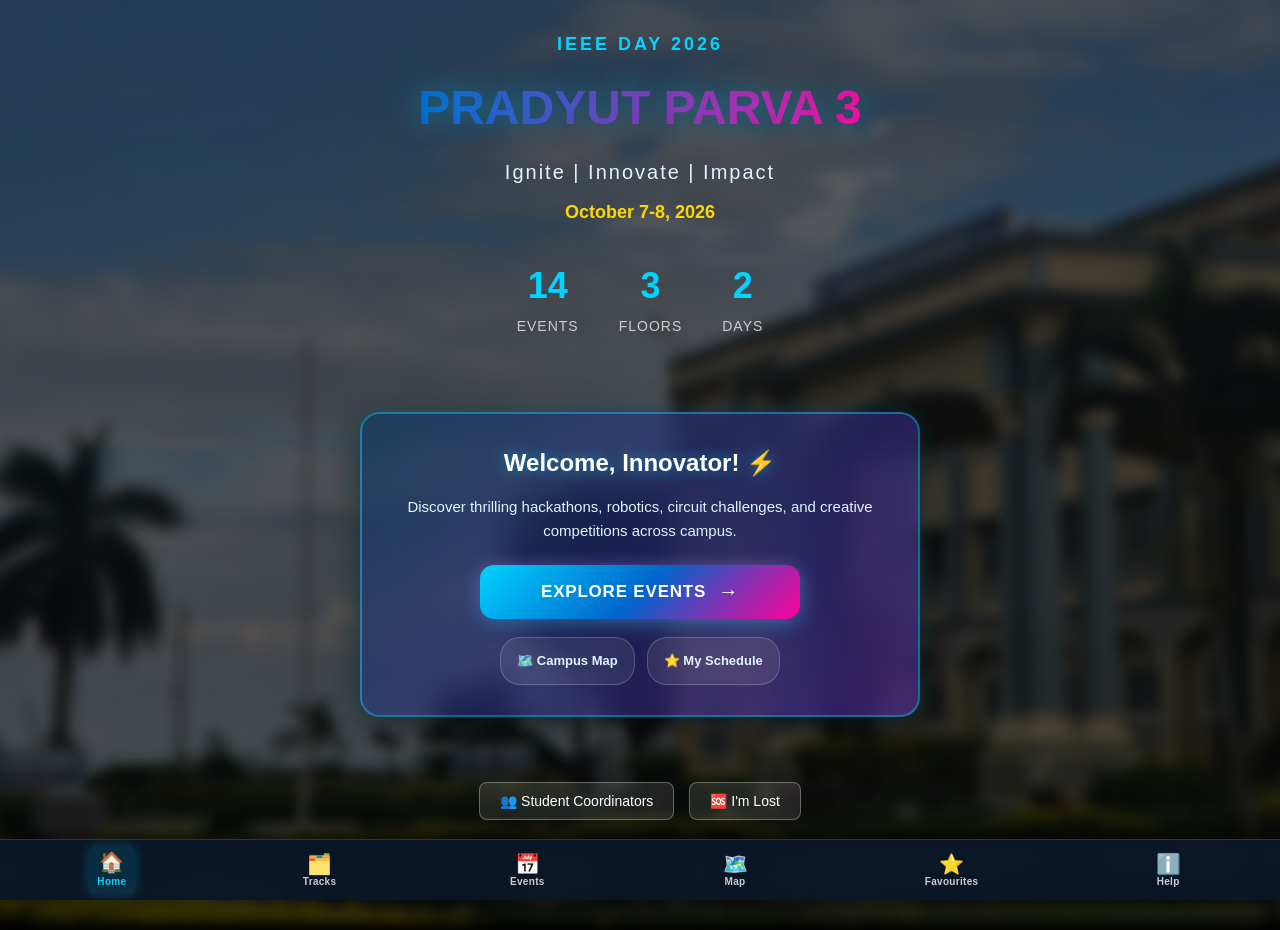
<file: index.html>
<!DOCTYPE html>
<html lang="en">
<head>
    <meta charset="UTF-8">
    <meta name="viewport" content="width=device-width, initial-scale=1.0, maximum-scale=5.0, user-scalable=yes">
    <meta name="description" content="IEEE Day 2026 - Pradyut Parva 3 Event Navigation">
    <meta name="theme-color" content="#0A1628">
    <title>IEEE Day 2026 - Pradyut Parva 3 | Event Navigation</title>
    <link rel="stylesheet" href="styles.css?v=27">
    <link rel="manifest" href="manifest.json">
</head>
<body>
    <!-- Screen 1: Welcome / Greeting Screen -->
    <div id="welcomeScreen" class="screen active">
        <div class="hero-section">
            <div class="logo-container">
                <div class="ieee-logo">IEEE DAY 2026</div>
            </div>
            <h1 class="hero-title">
                <span class="gradient-text">PRADYUT PARVA 3</span>
            </h1>
            <p class="tagline">Ignite | Innovate | Impact</p>
            <p class="event-date">October 7-8, 2026</p>
            <div class="event-stats">
                <div class="stat-item">
                    <span class="stat-number">14</span>
                    <span class="stat-label">Events</span>
                </div>
                <div class="stat-item">
                    <span class="stat-number">3</span>
                    <span class="stat-label">Floors</span>
                </div>
                <div class="stat-item">
                    <span class="stat-number">2</span>
                    <span class="stat-label">Days</span>
                </div>
            </div>
        </div>

        <div class="greeting-cta-card">
            <div class="cta-glow"></div>
            <h2 class="greeting-heading">Welcome, Innovator! ⚡</h2>
            <p class="greeting-text">Discover thrilling hackathons, robotics, circuit challenges, and creative competitions across campus.</p>
            <button class="btn-primary btn-explore" onclick="exploreEvents()">
                <span>Explore Events</span>
                <span class="btn-icon">→</span>
            </button>
            <div class="greeting-shortcuts">
                <button class="chip-shortcut" onclick="showFullMap()">🗺️ Campus Map</button>
                <button class="chip-shortcut" onclick="showMySchedule()">⭐ My Schedule</button>
            </div>
        </div>

        <div class="quick-links">
            <button class="quick-link-btn" onclick="showHelp()">👥 Student Coordinators</button>
            <button class="quick-link-btn" onclick="showLostHelper()">🆘 I'm Lost</button>
        </div>
    </div>

    <!-- Screen 2: Category Selection ("Choose Your Event Type") -->
    <div id="categoryScreen" class="screen">
        <div class="header-bar">
            <button class="back-btn" onclick="goBack()" aria-label="Back">←</button>
            <div class="header-center-title">Event Explorer</div>
            <button class="home-btn" onclick="showScreen('welcomeScreen')" aria-label="Home">🏠</button>
        </div>

        <div class="container category-container">
            <div class="category-header-text">
                <h2 class="page-title gradient-heading">What would you like to explore?</h2>
                <p class="section-subtitle">Pick an event track to view schedules, venues, and get turn-by-turn directions</p>
            </div>

            <div class="category-cards-grid">
                <!-- Technical Category Card -->
                <div class="category-card tech-card" onclick="selectCategory('technical')">
                    <div class="category-badge-pill" id="techCountBadge">8 Events</div>
                    <div class="category-icon-wrapper">
                        <span class="category-large-icon">💻</span>
                    </div>
                    <div class="category-card-content">
                        <h3 class="category-card-title">Technical Events</h3>
                        <p class="category-card-subtext">Coding, circuits, robotics, and more</p>
                        <div class="category-tags">
                            <span>Hackathon</span>
                            <span>Robo Race</span>
                            <span>Webathon</span>
                            <span>Debugging</span>
                        </div>
                    </div>
                    <div class="category-card-action">
                        <span class="action-label">Explore Track</span>
                        <span class="action-arrow">→</span>
                    </div>
                </div>

                <!-- Non-Technical Category Card -->
                <div class="category-card nontech-card" onclick="selectCategory('non-technical')">
                    <div class="category-badge-pill" id="nontechCountBadge">6 Events</div>
                    <div class="category-icon-wrapper">
                        <span class="category-large-icon">🎭</span>
                    </div>
                    <div class="category-card-content">
                        <h3 class="category-card-title">Non-Technical Events</h3>
                        <p class="category-card-subtext">Fun, creativity, and teamwork</p>
                        <div class="category-tags">
                            <span>Treasure Hunt</span>
                            <span>Prompt War</span>
                            <span>Gaming</span>
                            <span>Photography</span>
                        </div>
                    </div>
                    <div class="category-card-action">
                        <span class="action-label">Explore Track</span>
                        <span class="action-arrow">→</span>
                    </div>
                </div>
            </div>
        </div>
    </div>

    <!-- Screen 3: Event List View -->
    <div id="eventListScreen" class="screen">
        <div class="header-bar">
            <button class="back-btn" onclick="goBack()" aria-label="Back">←</button>
            <div class="active-category-pill" onclick="showScreen('categoryScreen')">
                <span id="categoryPillIcon">💻</span>
                <span id="categoryPillText">Technical</span>
                <span class="pill-change">Switch</span>
            </div>
            <button class="home-btn" onclick="showScreen('welcomeScreen')" aria-label="Home">🏠</button>
        </div>

        <div class="container">
            <div class="location-banner-bar">
                <span id="currentLocationText">📍 Location: Not set yet</span>
                <button class="change-location-btn" onclick="changeLocation()">Change</button>
            </div>

            <div class="search-filter-bar">
                <div class="search-input-wrapper">
                    <span class="search-icon">🔍</span>
                    <input type="text" id="eventSearch" placeholder="Search events by title, room, or dept..." oninput="filterEvents()">
                    <button class="search-clear-btn" id="searchClearBtn" onclick="clearSearch()" aria-label="Clear search">✕</button>
                </div>
                <div class="filter-chips">
                    <button class="filter-chip active" data-filter="all" onclick="setFilter('all')">All</button>
                    <button class="filter-chip" data-filter="day1" onclick="setFilter('day1')">Day 1 (Oct 7)</button>
                    <button class="filter-chip" data-filter="day2" onclick="setFilter('day2')">Day 2 (Oct 8)</button>
                </div>
            </div>

            <!-- List of events -->
            <div id="categoryEventsList" class="events-container"></div>
        </div>
    </div>

    <!-- Screen 4: Event Details View -->
    <div id="eventDetailScreen" class="screen">
        <div class="header-bar">
            <button class="back-btn" onclick="goBack()" aria-label="Back">←</button>
            <div class="header-center-title">Event Details</div>
            <button class="home-btn" onclick="showScreen('welcomeScreen')" aria-label="Home">🏠</button>
        </div>

        <div class="container">
            <div id="eventDetailCard" class="event-detail-card">
                <!-- Rendered dynamically by app.js -->
            </div>
        </div>
    </div>

    <!-- Screen 5: "Where are you right now?" Location Selection Screen -->
    <div id="locationScreen" class="screen">
        <div class="header-bar">
            <button class="back-btn" onclick="goBack()" aria-label="Back">←</button>
            <div class="header-center-title">Select Location</div>
            <button class="home-btn" onclick="showScreen('welcomeScreen')" aria-label="Home">🏠</button>
        </div>

        <div class="container location-selection-container">
            <div class="location-header-text">
                <h2 class="page-title gradient-heading">Where are you right now?</h2>
                <p class="section-subtitle">
                    Select your current location so we can find the fastest route to 
                    <strong id="locationTargetEventName" class="highlight-text">your event</strong>
                </p>
            </div>

            <div class="entrance-grid">
                <button class="entrance-card" onclick="selectLocation('entrance1')">
                    <div class="entrance-icon">🚪</div>
                    <div class="entrance-info">
                        <h3>Main Entrance 1</h3>
                        <p>Front gate - Primary entrance</p>
                    </div>
                    <div class="entrance-arrow">→</div>
                </button>
                
                <button class="entrance-card" onclick="selectLocation('entrance3')">
                    <div class="entrance-icon">🚪</div>
                    <div class="entrance-info">
                        <h3>Left Side Entrance</h3>
                        <p>Entrance 3 - Physics Lab</p>
                    </div>
                    <div class="entrance-arrow">→</div>
                </button>

                <button class="entrance-card" onclick="selectLocation('entrance2')">
                    <div class="entrance-icon">🚪</div>
                    <div class="entrance-info">
                        <h3>Right Side Entrance</h3>
                        <p>Entrance 2 - Near Cafe</p>
                    </div>
                    <div class="entrance-arrow">→</div>
                </button>
                
                <button class="entrance-card" onclick="selectLocation('inside')">
                    <div class="entrance-icon">🏢</div>
                    <div class="entrance-info">
                        <h3>Already Inside</h3>
                        <p>Central Elevator / Foyer</p>
                    </div>
                    <div class="entrance-arrow">→</div>
                </button>
            </div>
        </div>
    </div>

    <!-- Screen 6: Navigation & Shortest Route Screen -->
    <div id="navigationScreen" class="screen">
        <div class="header-bar">
            <button class="back-btn" onclick="goBack()" aria-label="Back">←</button>
            <div class="event-header">
                <h2 id="navEventTitle">Event Name</h2>
                <p id="navEventLocation">Ground Floor • Seminar Hall 124</p>
            </div>
            <button class="home-btn" onclick="showScreen('welcomeScreen')" aria-label="Home">🏠</button>
        </div>

        <div class="container">
            <div class="location-info-card">
                <div class="location-from">
                    <strong>📍 From:</strong>
                    <span id="navFromLocation">Main Entrance 1</span>
                    <button class="change-btn" onclick="changeLocation()">Change</button>
                </div>
                <div class="location-to">
                    <strong>🎯 Destination:</strong>
                    <span id="navToLocation">Seminar Hall 124</span>
                </div>
            </div>

            <!-- Route Stats Card -->
            <div class="route-metrics-card">
                <div class="route-stat">
                    <span class="route-icon">⏱️</span>
                    <span id="routeDuration" class="stat-highlight">About 2 min walk</span>
                </div>
                <div class="route-stat">
                    <span class="route-icon">📏</span>
                    <span id="routeDistance">45 meters</span>
                </div>
                <div class="route-stat">
                    <span class="route-icon" id="routeMethodIcon">🚀</span>
                    <span id="routeMethod">Fastest Route</span>
                </div>
            </div>

            <!-- Accessibility Option -->
            <div class="accessibility-card">
                <label class="accessibility-label">
                    <input type="checkbox" id="avoidStairsToggle" onchange="toggleAvoidStairs()">
                    <span class="toggle-slider"></span>
                    <span class="accessibility-text">♿ Avoid Stairs (Use Elevator)</span>
                </label>
            </div>

            <!-- Multi-Floor Interactive Map -->
            <div class="map-container">
                <div class="floor-tabs-bar">
                    <div class="floor-tabs">
                        <button class="floor-tab active" id="floorTab0" onclick="switchFloor(0)">
                            Ground Floor <span class="tab-dot" id="dotFloor0"></span>
                        </button>
                        <button class="floor-tab" id="floorTab1" onclick="switchFloor(1)">
                            1st Floor <span class="tab-dot" id="dotFloor1"></span>
                        </button>
                        <button class="floor-tab" id="floorTab2" onclick="switchFloor(2)">
                            2nd Floor <span class="tab-dot" id="dotFloor2"></span>
                        </button>
                    </div>
                    <div class="map-zoom-controls">
                        <button class="zoom-btn" onclick="zoomMap(1.2)" aria-label="Zoom in">+</button>
                        <button class="zoom-btn" onclick="zoomMap(0.8)" aria-label="Zoom out">−</button>
                        <button class="zoom-btn" onclick="resetMapZoom()" aria-label="Reset zoom">⟲</button>
                    </div>
                </div>

                <div id="interactiveMapWrapper" class="interactive-map-wrapper">
                    <div id="interactiveMap" class="interactive-map">
                        <!-- SVG map rendered here by app.js -->
                    </div>
                </div>

                <div class="map-legend">
                    <div class="legend-item"><span class="marker green-marker"></span> Start Entrance</div>
                    <div class="legend-item"><span class="marker pink-marker"></span> Destination Room</div>
                    <div class="legend-item"><span class="path-line"></span> Walking Route</div>
                </div>
            </div>

            <!-- Turn-by-Turn Directions -->
            <div class="directions-card">
                <h3>Step-by-Step Directions</h3>
                <div id="directionsList" class="directions-list"></div>
            </div>

            <!-- Action Buttons -->
            <div class="route-action-buttons">
                <button class="btn-primary" onclick="changeLocation()">📍 Change Location</button>
                <button class="btn-secondary" onclick="showScreen('eventListScreen')">📅 Choose Another Event</button>
                <button class="btn-secondary" onclick="toggleSaveCurrentEvent()">
                    <span id="routeFavStar">⭐</span> Save to Favourites
                </button>
                <button class="btn-secondary" onclick="shareRoute()">📱 Share Route</button>
                <button class="btn-secondary" onclick="callCoordinator()">📞 Call Coordinator</button>
            </div>
        </div>
    </div>


    <!-- Student Coordinators Modal -->
    <div id="helpModal" class="modal">
        <div class="modal-content">
            <div class="modal-header">
                <h2>👥 Student Coordinators</h2>
                <button class="close-btn" onclick="closeModal('helpModal')">×</button>
            </div>
            <div class="modal-body">
                <div class="coordinator-section">
                    <p style="color: var(--text-muted); font-size: 13px; margin-bottom: 14px;">Feel free to contact our student coordinators for any event queries or guidance.</p>
                    <div class="contact-list">
                        <div class="contact-item">
                            <span>Mr. Santosh (ECE)</span>
                            <a href="tel:9380147054" class="call-btn">9380147054</a>
                        </div>
                        <div class="contact-item">
                            <span>Ms. Sreehitha (ECE)</span>
                            <a href="tel:8095284849" class="call-btn">8095284849</a>
                        </div>
                        <div class="contact-item">
                            <span>Mr. Pradish (CSE)</span>
                            <a href="tel:9986592571" class="call-btn">9986592571</a>
                        </div>
                    </div>
                </div>

                <button class="btn-emergency" onclick="showLostHelper()">
                    🆘 I'M LOST - HELP ME!
                </button>
            </div>
        </div>
    </div>

    <!-- I'm Lost Helper Modal -->
    <div id="lostModal" class="modal">
        <div class="modal-content">
            <div class="modal-header">
                <h2>🆘 Don't Worry, We'll Help!</h2>
                <button class="close-btn" onclick="closeModal('lostModal')">×</button>
            </div>
            <div class="modal-body">
                <p><strong>What do you see around you?</strong></p>
                <div class="landmark-options">
                    <button class="landmark-btn" onclick="foundLandmark('cafe')">☕ Cafe</button>
                    <button class="landmark-btn" onclick="foundLandmark('library')">📚 Library</button>
                    <button class="landmark-btn" onclick="foundLandmark('eee-lab')">🔧 EEE Lab</button>
                    <button class="landmark-btn" onclick="foundLandmark('seminar')">🎤 Seminar Hall 124</button>
                    <button class="landmark-btn" onclick="foundLandmark('lift')">🛗 Lift</button>
                    <button class="landmark-btn" onclick="foundLandmark('none')">❌ None of these</button>
                </div>
                <div class="help-actions">
                    <button class="btn-primary" onclick="callVolunteer()">📞 Call Volunteer</button>
                </div>
            </div>
        </div>
    </div>

    <!-- My Schedule / Favourites Modal -->
    <div id="scheduleModal" class="modal">
        <div class="modal-content">
            <div class="modal-header">
                <h2>⭐ My Favourites & Schedule</h2>
                <button class="close-btn" onclick="closeModal('scheduleModal')">×</button>
            </div>
            <div class="modal-body">
                <div id="scheduleList" class="schedule-list"></div>
                <div class="schedule-actions">
                    <button class="btn-secondary" onclick="shareSchedule()">📱 Share Schedule</button>
                </div>
            </div>
        </div>
    </div>

    <!-- Full Campus Map Modal -->
    <div id="fullMapModal" class="modal">
        <div class="modal-content map-modal-content">
            <div class="modal-header">
                <div>
                    <h2>🗺️ Campus Floor Directory & Map</h2>
                    <p class="modal-subtitle">Official Blueprint Layout • Pradyut Parva 3</p>
                </div>
                <button class="close-btn" onclick="closeModal('fullMapModal')">×</button>
            </div>
            <div class="modal-body">
                <!-- Location Indicator Bar inside Full Map Modal -->
                <div id="modalUserLocationBar" class="modal-user-loc-bar">
                    <div style="display: flex; align-items: center; gap: 8px;">
                        <span class="user-loc-pin">📍</span>
                        <span id="modalUserLocText" class="user-loc-text">Current Location: <strong>Main Entrance 1</strong> (Ground Floor)</span>
                    </div>
                    <button class="user-loc-change-btn" onclick="showLostHelper()">Change / I'm Lost</button>
                </div>

                <div class="floor-tabs-bar">
                    <div class="floor-tabs">
                        <button class="floor-tab active" id="modalFloorTab0" onclick="switchModalFloor(0)">
                            Ground Floor <span class="tab-badge">Pins 1–4</span>
                        </button>
                        <button class="floor-tab" id="modalFloorTab1" onclick="switchModalFloor(1)">
                            1st Floor <span class="tab-badge">Pins 5–8</span>
                        </button>
                        <button class="floor-tab" id="modalFloorTab2" onclick="switchModalFloor(2)">
                            2nd Floor <span class="tab-badge">Pins 9–14</span>
                        </button>
                    </div>
                    <div class="map-zoom-controls">
                        <button class="zoom-btn" onclick="zoomModalMap(1.2)" aria-label="Zoom in">+</button>
                        <button class="zoom-btn" onclick="zoomModalMap(0.8)" aria-label="Zoom out">−</button>
                        <button class="zoom-btn" onclick="resetModalMapZoom()" aria-label="Reset zoom">⟲</button>
                    </div>
                </div>

                <div id="modalFloorSummary" class="modal-floor-summary"></div>

                <div class="blueprint-legend-bar">
                    <div class="legend-badge"><span class="legend-pin-sample">1</span> Event Venue (Pins 1–14)</div>
                    <div class="legend-badge"><span class="legend-path-sample"></span> Pathways</div>
                    <div class="legend-badge"><span class="legend-icon-sample">🛗</span> Central LIFT</div>
                    <div class="legend-badge"><span class="legend-icon-sample">🪜</span> Stairs (NW, NE, SW, SE)</div>
                    <div class="legend-badge"><span class="legend-icon-sample">🚻</span> Restrooms</div>
                    <div class="legend-badge"><span class="legend-icon-sample">🚪</span> Gates (1, 2, 3)</div>
                </div>

                <div id="modalInteractiveMapWrapper" class="interactive-map-wrapper blueprint-modal-wrapper">
                    <div id="modalInteractiveMap" class="interactive-map"></div>
                </div>

                <!-- Tapped Pin Quick Info Card -->
                <div id="modalSelectedPinBox" class="modal-pin-box" style="display: none;"></div>

                <!-- Events on this Floor -->
                <div class="modal-floor-events">
                    <h3 class="modal-floor-events-heading">Events on this Floor</h3>
                    <div id="modalFloorEventsList" class="modal-floor-events-grid"></div>
                </div>
            </div>
        </div>
    </div>

    <!-- Global Bottom Navigation Bar (Functional across all views) -->
    <nav class="bottom-nav" id="globalBottomNav">
        <button class="nav-btn active" id="navBtnHome" onclick="showScreen('welcomeScreen')" title="Home">
            <span class="nav-icon">🏠</span>
            <span class="nav-label">Home</span>
        </button>
        <button class="nav-btn" id="navBtnCategory" onclick="showScreen('categoryScreen')" title="Categories">
            <span class="nav-icon">🗂️</span>
            <span class="nav-label">Tracks</span>
        </button>
        <button class="nav-btn" id="navBtnEvents" onclick="showScreen('eventListScreen')" title="Events">
            <span class="nav-icon">📅</span>
            <span class="nav-label">Events</span>
        </button>
        <button class="nav-btn" id="navBtnMap" onclick="showFullMap()" title="Campus Map">
            <span class="nav-icon">🗺️</span>
            <span class="nav-label">Map</span>
        </button>
        <button class="nav-btn" id="navBtnSchedule" onclick="showMySchedule()" title="My Schedule">
            <span class="nav-icon">⭐</span>
            <span class="nav-label">Favourites</span>
        </button>
        <button class="nav-btn" id="navBtnHelp" onclick="showHelp()" title="Help">
            <span class="nav-icon">ℹ️</span>
            <span class="nav-label">Help</span>
        </button>
    </nav>

    <!-- Loading Spinner -->
    <div id="loader" class="loader-overlay">
        <div class="loader-spinner"></div>
    </div>

    <!-- Toast Notifications -->
    <div id="toast" class="toast"></div>

    <!-- Scripts -->
    <script src="data.js?v=17"></script>
    <script src="navigation-graph.js?v=12"></script>
    <script src="app.js?v=22"></script>
</body>
</html>
</file>
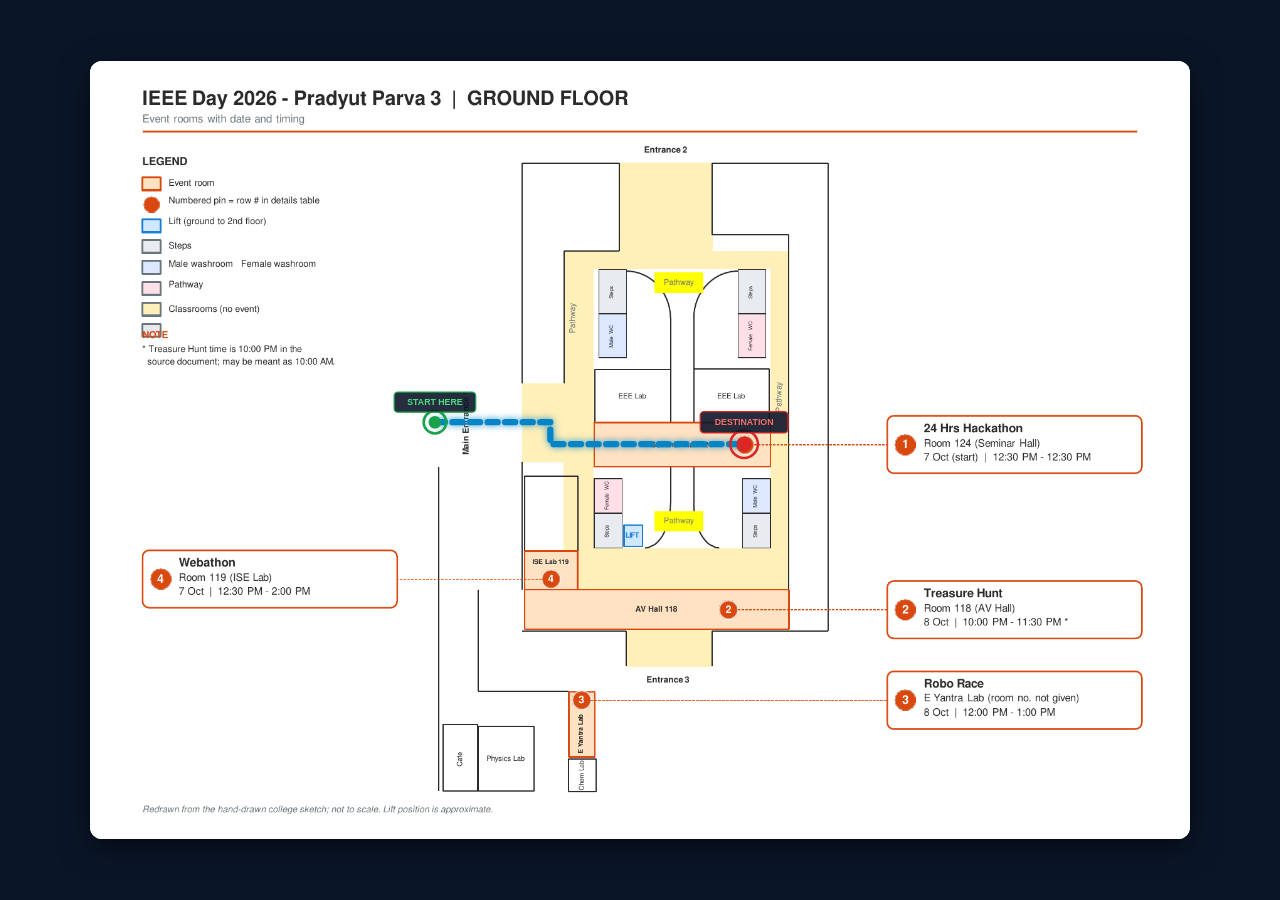
<file: test_svg.html>
<!DOCTYPE html>
<html>
<head>
<meta charset="utf-8">
<style>
  body { margin: 0; background: #0A1628; display: flex; justify-content: center; align-items: center; min-height: 100vh; font-family: sans-serif; }
  .map-wrapper { width: 95vw; max-width: 1100px; background: white; border-radius: 12px; overflow: hidden; box-shadow: 0 8px 30px rgba(0,0,0,0.6); }
  svg { width: 100%; height: auto; display: block; }
  .route-path-animated {
    stroke: #0284C7;
    stroke-width: 10;
    stroke-linecap: round;
    stroke-linejoin: round;
    stroke-dasharray: 16 12;
    animation: dash 1.4s linear infinite;
    filter: drop-shadow(0 0 6px rgba(2, 132, 199, 0.8));
  }
  @keyframes dash {
    from { stroke-dashoffset: 28; }
    to { stroke-dashoffset: 0; }
  }
</style>
</head>
<body>
  <div class="map-wrapper">
    <svg viewBox="0 0 1754 1241" xmlns="http://www.w3.org/2000/svg">
      <!-- High-res authentic blueprint -->
      <image href="floor0.png" width="1754" height="1241"/>
      
      <!-- Sample Route from Entrance 1 to Seminar Hall 124 -->
      <!-- Entrance 1 (x=550, y=576) -> East into West Corridor (x=734, y=576) -> North to (x=734, y=611) -> East into Seminar Hall (x=1043, y=611) -->
      <polyline points="550,576 734,576 734,611 1043,611" fill="none" class="route-path-animated"/>
      
      <!-- Start Marker -->
      <g transform="translate(550, 576)">
        <circle r="18" fill="none" stroke="#16A34A" stroke-width="4"/>
        <circle r="10" fill="#16A34A"/>
        <rect x="-65" y="-48" width="130" height="32" rx="6" fill="rgba(15, 23, 42, 0.9)" stroke="#16A34A" stroke-width="2"/>
        <text x="0" y="-27" fill="#4ADE80" font-size="14" font-weight="900" text-anchor="middle">START HERE</text>
      </g>
      
      <!-- Destination Marker -->
      <g transform="translate(1043, 611)">
        <circle r="22" fill="none" stroke="#DC2626" stroke-width="4"/>
        <circle r="12" fill="#DC2626"/>
        <rect x="-70" y="-52" width="140" height="34" rx="6" fill="rgba(15, 23, 42, 0.9)" stroke="#DC2626" stroke-width="2"/>
        <text x="0" y="-30" fill="#F87171" font-size="14" font-weight="900" text-anchor="middle">DESTINATION</text>
      </g>
    </svg>
  </div>
</body>
</html>
</file>
<file: styles.css>
/* ================================
   IEEE DAY 2026 - PRADYUT PARVA 3
   Color Scheme from Poster
   ================================ */

:root {
  /* Primary Colors */
  --tech-dark-blue: #003366;
  --tech-bright-blue: #0066CC;
  --tech-cyan: #00CCFF;
  --tech-navy: #001A33;
  
  --nontech-purple: #6633CC;
  --nontech-magenta: #CC0099;
  --nontech-hot-pink: #FF0099;
  --nontech-violet: #9933FF;
  
  /* Accent Colors */
  --badge-cyan: #00D4FF;
  --badge-pink: #FF1493;
  --badge-orange: #FF6600;
  --badge-green: #00FF99;
  --highlight-yellow: #FFD700;
  --highlight-lime: #CCFF00;
  
  /* Text Colors */
  --text-white: #FFFFFF;
  --text-light-blue: #E0F4FF;
  --text-cream: #FFF8DC;
  --text-light-gray: #CCCCCC;
  --text-dark: #1A1A2E;
  
  /* Status Colors */
  --status-live: #00FF66;
  --status-upcoming: #00CCFF;
  --status-ended: #666666;
  --status-warning: #FFD700;
  --status-error: #FF3333;
  
  /* Backgrounds */
  --bg-dark: #0A1628;
  --bg-navy: #1A2A4E;
  --bg-purple: #2D1B69;
  --bg-magenta: #6B1B75;
  
  /* Gradients */
  --gradient-main: linear-gradient(135deg, #0A1628 0%, #1a2a4e 25%, #2d1b69 50%, #6b1b75 75%, #4a1942 100%);
  --gradient-tech: linear-gradient(180deg, #003d66 0%, #0066cc 50%, #0099ff 100%);
  --gradient-nontech: linear-gradient(180deg, #6633cc 0%, #9933ff 50%, #ff0099 100%);
  --gradient-hero: radial-gradient(circle, #FFD700 0%, #FF8C00 30%, #FF4500 60%, #8B008B 100%);
  
  /* Borders & Cards */
  --border-cyan: #00D4FF;
  --border-pink: #FF1493;
  --border-white: rgba(255,255,255,0.3);
  --card-tech: rgba(0, 102, 204, 0.15);
  --card-nontech: rgba(153, 51, 255, 0.15);
  --card-dark: rgba(0, 0, 0, 0.5);
  
  /* Glows */
  --glow-cyan: rgba(0, 212, 255, 0.4);
  --glow-pink: rgba(255, 0, 153, 0.4);
  --glow-yellow: rgba(255, 215, 0, 0.3);
}

/* ================================
   RESET & BASE STYLES
   ================================ */

* {
  margin: 0;
  padding: 0;
  box-sizing: border-box;
}

body {
  font-family: 'Inter', 'Segoe UI', Tahoma, Geneva, Verdana, sans-serif;
  background: #000000;
  color: var(--text-white);
  line-height: 1.6;
  min-height: 100vh;
  overflow-x: hidden;
  position: relative;
}

body::before {
  content: "";
  position: fixed;
  top: 0;
  left: 0;
  width: 100%;
  height: 100%;
  background: url('background.jpg') center/cover no-repeat;
  filter: blur(6px) brightness(0.4);
  transform: scale(1.05);
  z-index: -1;
  pointer-events: none;
}

.container {
  max-width: 1200px;
  margin: 0 auto;
  padding: 20px;
}

/* ================================
   SCREEN MANAGEMENT
   ================================ */

.screen {
  display: none !important;
  min-height: 100vh;
  animation: fadeIn 0.3s ease-in;
  padding-bottom: 110px !important;
}

.screen.active {
  display: block !important;
}

/* ================================
   WELCOME SCREEN
   ================================ */

#welcomeScreen {
  position: relative;
  display: none !important;
  flex-direction: column;
  align-items: center;
  justify-content: flex-start;
  padding: 30px 20px 110px !important;
  gap: 20px;
}

#welcomeScreen.active {
  display: flex !important;
}

.hero-section {
  text-align: center;
  margin-bottom: 40px;
}

.logo-container {
  margin-bottom: 20px;
}

.ieee-logo {
  font-size: 18px;
  font-weight: 700;
  letter-spacing: 3px;
  color: var(--badge-cyan);
  text-transform: uppercase;
}

.hero-title {
  font-size: 48px;
  font-weight: 900;
  margin: 20px 0;
  line-height: 1.2;
}

.gradient-text {
  background: linear-gradient(to right, var(--tech-bright-blue), var(--nontech-hot-pink));
  -webkit-background-clip: text;
  -webkit-text-fill-color: transparent;
  background-clip: text;
  text-shadow: 0 0 30px var(--glow-cyan);
}

.tagline {
  font-size: 20px;
  color: var(--text-light-blue);
  margin: 10px 0;
  letter-spacing: 2px;
}

.event-date {
  font-size: 18px;
  color: var(--highlight-yellow);
  margin: 10px 0;
  font-weight: 600;
}

.event-stats {
  display: flex;
  justify-content: center;
  gap: 40px;
  margin-top: 30px;
}

.stat-item {
  text-align: center;
}

.stat-number {
  display: block;
  font-size: 36px;
  font-weight: 900;
  color: var(--badge-cyan);
}

.stat-label {
  display: block;
  font-size: 14px;
  color: var(--text-light-gray);
  text-transform: uppercase;
  letter-spacing: 1px;
}

/* ================================
   LOCATION SELECTOR
   ================================ */

.location-selector {
  flex: 1;
}

.section-title {
  font-size: 24px;
  text-align: center;
  margin-bottom: 10px;
  color: var(--text-white);
}

.section-subtitle {
  text-align: center;
  color: var(--text-light-gray);
  margin-bottom: 30px;
  font-size: 14px;
}

.entrance-grid {
  display: grid;
  grid-template-columns: repeat(auto-fit, minmax(250px, 1fr));
  gap: 15px;
  margin-bottom: 20px;
}

.entrance-card {
  background: linear-gradient(135deg, rgba(0, 51, 102, 0.6), rgba(102, 51, 204, 0.4));
  border: 2px solid var(--border-cyan);
  border-radius: 15px;
  padding: 20px;
  display: flex;
  align-items: center;
  gap: 15px;
  cursor: pointer;
  transition: all 0.3s ease;
  color: var(--text-white);
  text-align: left;
}

.entrance-card:hover {
  transform: translateY(-5px);
  box-shadow: 0 8px 25px var(--glow-cyan);
  border-color: var(--badge-cyan);
}

.entrance-card:active {
  transform: scale(0.98);
}

.entrance-card.selected {
  border-color: var(--badge-cyan);
  box-shadow: 0 0 20px var(--glow-cyan);
  background: linear-gradient(135deg, rgba(0, 212, 255, 0.25), rgba(102, 51, 204, 0.5));
}

.entrance-icon {
  font-size: 36px;
  flex-shrink: 0;
}

.entrance-info h3 {
  font-size: 18px;
  margin-bottom: 5px;
  color: var(--badge-cyan);
}

.entrance-info p {
  font-size: 13px;
  color: var(--text-light-gray);
}

.skip-options {
  display: flex;
  flex-direction: column;
  gap: 10px;
  margin-top: 20px;
}

/* ================================
   BUTTONS
   ================================ */

.btn-primary {
  background: linear-gradient(135deg, var(--nontech-hot-pink), var(--nontech-purple));
  color: var(--text-white);
  border: none;
  padding: 15px 30px;
  border-radius: 10px;
  font-size: 16px;
  font-weight: 700;
  cursor: pointer;
  transition: all 0.3s ease;
  box-shadow: 0 4px 15px var(--glow-pink);
  text-transform: uppercase;
  letter-spacing: 1px;
}

.btn-primary:hover {
  transform: translateY(-2px);
  box-shadow: 0 6px 20px var(--glow-pink);
}

.btn-primary:active {
  transform: scale(0.98);
}

.btn-secondary {
  background: rgba(255, 255, 255, 0.1);
  color: var(--text-white);
  border: 1px solid var(--border-white);
  padding: 12px 24px;
  border-radius: 10px;
  font-size: 14px;
  font-weight: 600;
  cursor: pointer;
  transition: all 0.3s ease;
  backdrop-filter: blur(10px);
}

.btn-secondary:hover {
  background: rgba(255, 255, 255, 0.2);
  border-color: var(--badge-cyan);
}

.btn-emergency {
  background: linear-gradient(135deg, #FF3333, #CC0000);
  color: var(--text-white);
  border: none;
  padding: 15px 30px;
  border-radius: 10px;
  font-size: 16px;
  font-weight: 700;
  cursor: pointer;
  width: 100%;
  margin-top: 20px;
  animation: pulse 2s infinite;
}

/* ================================
   QUICK LINKS
   ================================ */

.quick-links {
  display: flex;
  justify-content: center;
  gap: 15px;
  margin-top: 20px;
}

.quick-link-btn {
  background: rgba(255, 255, 255, 0.1);
  border: 1px solid var(--border-white);
  padding: 10px 20px;
  border-radius: 8px;
  color: var(--text-white);
  cursor: pointer;
  font-size: 14px;
  transition: all 0.3s ease;
}

.quick-link-btn:hover {
  background: rgba(255, 255, 255, 0.2);
}

/* ================================
   EVENT LIST SCREEN
   ================================ */

.header-bar {
  background: rgba(0, 0, 0, 0.5);
  backdrop-filter: blur(10px);
  padding: 15px 20px;
  display: flex;
  align-items: center;
  gap: 15px;
  position: sticky;
  top: 0;
  z-index: 100;
  border-bottom: 1px solid var(--border-white);
}

.back-btn {
  background: none;
  border: none;
  color: var(--text-white);
  font-size: 24px;
  cursor: pointer;
  padding: 5px 10px;
  transition: all 0.3s ease;
}

.back-btn:hover {
  color: var(--badge-cyan);
}

.header-bar .event-header {
  flex: 1;
  display: flex;
  flex-direction: column;
  justify-content: center;
  align-items: center;
  text-align: center;
  min-width: 0;
  margin-bottom: 0;
  padding: 0 8px;
}

.header-bar .event-header h2 {
  font-size: 16px;
  font-weight: 700;
  color: var(--text-white);
  margin: 0;
  line-height: 1.25;
  white-space: nowrap;
  overflow: hidden;
  text-overflow: ellipsis;
  max-width: 100%;
}

.header-bar .event-header p {
  font-size: 13px;
  color: var(--badge-cyan);
  margin: 3px 0 0 0;
  font-weight: 600;
  white-space: nowrap;
  overflow: hidden;
  text-overflow: ellipsis;
  max-width: 100%;
}

.location-display {
  flex: 1;
  display: flex;
  justify-content: space-between;
  align-items: center;
  font-size: 14px;
}

.change-location-btn {
  background: var(--badge-cyan);
  color: var(--text-dark);
  border: none;
  padding: 5px 15px;
  border-radius: 5px;
  font-size: 12px;
  font-weight: 600;
  cursor: pointer;
  transition: all 0.3s ease;
}

.change-location-btn:hover {
  background: var(--badge-pink);
}

.page-title {
  font-size: 28px;
  margin: 20px 0;
  text-align: center;
}

/* ================================
   SEARCH & FILTER
   ================================ */

.search-filter-bar {
  margin-bottom: 20px;
}



.filter-chips {
  display: flex;
  gap: 10px;
  flex-wrap: wrap;
}

.filter-chip {
  background: rgba(255, 255, 255, 0.1);
  border: 1px solid var(--border-white);
  color: var(--text-white);
  padding: 8px 16px;
  border-radius: 20px;
  font-size: 13px;
  cursor: pointer;
  transition: all 0.3s ease;
}

.filter-chip:hover {
  background: rgba(255, 255, 255, 0.2);
}

.filter-chip.active {
  background: var(--badge-cyan);
  color: var(--text-dark);
  border-color: var(--badge-cyan);
}

/* ================================
   EVENT CARDS
   ================================ */

.event-section {
  margin-bottom: 30px;
}

.section-header {
  font-size: 20px;
  margin-bottom: 15px;
  display: flex;
  justify-content: space-between;
  align-items: center;
}

.technical-header {
  color: var(--badge-cyan);
}

.nontech-header {
  color: var(--badge-pink);
}

.collapse-btn {
  background: none;
  border: none;
  color: var(--text-white);
  font-size: 18px;
  cursor: pointer;
  transition: transform 0.3s ease;
}

.collapse-btn.collapsed {
  transform: rotate(-90deg);
}

.events-container {
  display: flex;
  flex-direction: column;
  gap: 15px;
}

.event-card {
  background: linear-gradient(135deg, rgba(0, 51, 102, 0.8), rgba(0, 102, 204, 0.6));
  border: 1px solid var(--border-cyan);
  border-radius: 15px;
  padding: 20px;
  cursor: pointer;
  transition: all 0.3s ease;
  position: relative;
  overflow: hidden;
}

.event-card.technical {
  background: linear-gradient(135deg, rgba(0, 51, 102, 0.8), rgba(0, 102, 204, 0.6));
  border-color: var(--border-cyan);
}

.event-card.nontech {
  background: linear-gradient(135deg, rgba(102, 51, 204, 0.8), rgba(255, 0, 153, 0.6));
  border-color: var(--border-pink);
}

.event-card:hover {
  transform: translateY(-5px);
  box-shadow: 0 8px 25px var(--glow-cyan);
}

.event-card.nontech:hover {
  box-shadow: 0 8px 25px var(--glow-pink);
}

.event-header {
  display: flex;
  justify-content: space-between;
  align-items: flex-start;
  margin-bottom: 10px;
}

.event-number {
  background: var(--badge-cyan);
  color: var(--text-dark);
  width: 40px;
  height: 40px;
  border-radius: 50%;
  display: flex;
  align-items: center;
  justify-content: center;
  font-weight: 900;
  font-size: 18px;
  flex-shrink: 0;
}

.event-card.nontech .event-number {
  background: var(--badge-pink);
}

.event-title {
  flex: 1;
  margin-left: 15px;
}

.event-name {
  font-size: 20px;
  font-weight: 700;
  margin-bottom: 3px;
}

.event-subtitle {
  font-size: 14px;
  color: var(--text-light-gray);
}

.event-save-btn {
  background: none;
  border: 2px solid var(--highlight-yellow);
  color: var(--highlight-yellow);
  padding: 5px 10px;
  border-radius: 5px;
  font-size: 20px;
  cursor: pointer;
  transition: all 0.3s ease;
}

.event-save-btn.saved {
  background: var(--highlight-yellow);
  color: var(--text-dark);
}

.event-details {
  margin: 15px 0;
}

.event-detail-row {
  display: flex;
  align-items: center;
  margin: 8px 0;
  font-size: 14px;
}

.event-detail-row span:first-child {
  margin-right: 8px;
}

.event-status {
  display: inline-block;
  padding: 5px 12px;
  border-radius: 20px;
  font-size: 12px;
  font-weight: 700;
  margin-left: auto;
}

.status-live {
  background: var(--status-live);
  color: var(--text-dark);
  animation: pulse 2s infinite;
}

.status-upcoming {
  background: var(--status-upcoming);
  color: var(--text-dark);
}

.status-ended {
  background: var(--status-ended);
  color: var(--text-white);
}

.event-distance {
  color: var(--highlight-lime);
  font-weight: 600;
}

.event-coordinator {
  font-size: 13px;
  color: var(--text-light-gray);
  margin-top: 10px;
}

.event-actions {
  display: flex;
  gap: 10px;
  margin-top: 15px;
}

.event-btn {
  flex: 1;
  padding: 10px;
  border-radius: 8px;
  border: none;
  font-size: 14px;
  font-weight: 600;
  cursor: pointer;
  transition: all 0.3s ease;
}

.btn-view-location {
  background: var(--badge-cyan);
  color: var(--text-dark);
}

.btn-view-location:hover {
  background: var(--tech-bright-blue);
}

.btn-register {
  background: var(--badge-pink);
  color: var(--text-white);
}

.btn-register:hover {
  background: var(--nontech-hot-pink);
}


/* ================================
   NAVIGATION SCREEN
   ================================ */

.location-info-card {
  background: rgba(0, 0, 0, 0.5);
  border: 1px solid var(--border-cyan);
  border-radius: 10px;
  padding: 15px;
  margin-bottom: 20px;
}

.location-from,
.location-to {
  display: flex;
  align-items: center;
  justify-content: space-between;
  margin: 10px 0;
  font-size: 14px;
}

.change-btn {
  background: var(--badge-cyan);
  color: var(--text-dark);
  border: none;
  padding: 5px 15px;
  border-radius: 5px;
  font-size: 12px;
  font-weight: 600;
  cursor: pointer;
}

.route-tabs {
  display: flex;
  gap: 10px;
  margin-bottom: 20px;
}

.route-tab {
  flex: 1;
  background: rgba(255, 255, 255, 0.1);
  border: 1px solid var(--border-white);
  color: var(--text-white);
  padding: 12px;
  border-radius: 8px;
  font-size: 14px;
  font-weight: 600;
  cursor: pointer;
  transition: all 0.3s ease;
}

.route-tab.active {
  background: var(--badge-cyan);
  color: var(--text-dark);
  border-color: var(--badge-cyan);
}

.route-summary {
  display: flex;
  justify-content: space-around;
  background: rgba(0, 0, 0, 0.5);
  border-radius: 10px;
  padding: 15px;
  margin-bottom: 20px;
}

.route-stat {
  text-align: center;
}

.route-icon {
  font-size: 24px;
  display: block;
  margin-bottom: 5px;
}

.directions-card {
  background: rgba(0, 0, 0, 0.5);
  border: 1px solid var(--border-cyan);
  border-radius: 10px;
  padding: 20px;
  margin-bottom: 20px;
}

.directions-card h3 {
  margin-bottom: 15px;
  color: var(--badge-cyan);
}

.directions-list {
  display: flex;
  flex-direction: column;
  gap: 15px;
}

.direction-step {
  display: flex;
  gap: 15px;
  padding-left: 10px;
  border-left: 3px solid var(--badge-cyan);
}

.step-number {
  font-size: 20px;
  flex-shrink: 0;
}

.step-content p {
  margin: 5px 0;
}

.step-instruction {
  font-weight: 600;
  font-size: 16px;
}

.step-detail {
  font-size: 14px;
  color: var(--text-light-gray);
}

/* ================================
   MAP CONTAINER
   ================================ */

.map-container {
  background: rgba(0, 0, 0, 0.5);
  border: 1px solid var(--border-cyan);
  border-radius: 10px;
  padding: 20px;
  margin-bottom: 20px;
}

.floor-tabs {
  display: flex;
  gap: 10px;
  margin-bottom: 15px;
}

.floor-tab {
  flex: 1;
  background: rgba(255, 255, 255, 0.1);
  border: 1px solid var(--border-white);
  color: var(--text-white);
  padding: 10px;
  border-radius: 8px;
  font-size: 14px;
  cursor: pointer;
  transition: all 0.3s ease;
}

.floor-tab.active {
  background: var(--badge-cyan);
  color: var(--text-dark);
  border-color: var(--badge-cyan);
}

.interactive-map {
  background: rgba(255, 255, 255, 0.05);
  border-radius: 10px;
  min-height: 400px;
  display: flex;
  align-items: center;
  justify-content: center;
  margin-bottom: 15px;
  position: relative;
  overflow: hidden;
}

.map-legend {
  display: flex;
  flex-wrap: wrap;
  gap: 15px;
  font-size: 13px;
}

.legend-item {
  display: flex;
  align-items: center;
  gap: 8px;
}

.marker {
  width: 12px;
  height: 12px;
  border-radius: 50%;
}

.red-marker {
  background: var(--status-error);
  box-shadow: 0 0 10px var(--status-error);
  animation: pulse 2s infinite;
}

.green-marker {
  background: var(--status-live);
  box-shadow: 0 0 10px var(--status-live);
}

.path-line {
  width: 30px;
  height: 3px;
  background: var(--highlight-yellow);
  position: relative;
}

.path-line::after {
  content: '';
  position: absolute;
  right: 0;
  top: -3px;
  width: 0;
  height: 0;
  border-left: 6px solid var(--highlight-yellow);
  border-top: 4px solid transparent;
  border-bottom: 4px solid transparent;
}

/* ================================
   FACILITIES & NEARBY EVENTS
   ================================ */

.facilities-card,
.other-events-card {
  background: rgba(0, 0, 0, 0.5);
  border: 1px solid var(--border-white);
  border-radius: 10px;
  padding: 20px;
  margin-bottom: 20px;
}

.facilities-card h3,
.other-events-card h3 {
  margin-bottom: 15px;
}

.facilities-grid {
  display: grid;
  grid-template-columns: repeat(auto-fit, minmax(150px, 1fr));
  gap: 10px;
}

.facility-item {
  background: rgba(255, 255, 255, 0.1);
  padding: 10px;
  border-radius: 8px;
  text-align: center;
  font-size: 14px;
}

.facility-icon {
  font-size: 24px;
  display: block;
  margin-bottom: 5px;
}

.nearby-events-list {
  display: flex;
  flex-direction: column;
  gap: 10px;
}

.nearby-event-item {
  background: rgba(255, 255, 255, 0.1);
  padding: 12px;
  border-radius: 8px;
  display: flex;
  justify-content: space-between;
  align-items: center;
  font-size: 14px;
}

.nearby-event-item button {
  background: var(--badge-cyan);
  color: var(--text-dark);
  border: none;
  padding: 5px 15px;
  border-radius: 5px;
  font-size: 12px;
  cursor: pointer;
}

/* ================================
   ACTION BUTTONS
   ================================ */

.action-buttons {
  display: flex;
  flex-direction: column;
  gap: 10px;
  margin-top: 20px;
}

/* ================================
   MODALS
   ================================ */

.modal {
  display: none;
  position: fixed;
  top: 0;
  left: 0;
  right: 0;
  bottom: 0;
  background: rgba(0, 0, 0, 0.9);
  z-index: 3000;
  align-items: center;
  justify-content: center;
  padding: 20px;
}

.modal.active {
  display: flex;
}

.modal-content {
  background: var(--bg-dark);
  border: 2px solid var(--border-cyan);
  border-radius: 15px;
  max-width: 600px;
  width: 100%;
  max-height: 90vh;
  overflow-y: auto;
  animation: slideUp 0.3s ease;
}

@keyframes slideUp {
  from {
    transform: translateY(50px);
    opacity: 0;
  }
  to {
    transform: translateY(0);
    opacity: 1;
  }
}

.modal-header {
  padding: 20px;
  border-bottom: 1px solid var(--border-white);
  display: flex;
  justify-content: space-between;
  align-items: center;
}

.modal-header h2 {
  font-size: 24px;
}

.close-btn {
  background: none;
  border: none;
  color: var(--text-white);
  font-size: 32px;
  cursor: pointer;
  line-height: 1;
  padding: 0;
  width: 32px;
  height: 32px;
  transition: all 0.3s ease;
}

.close-btn:hover {
  color: var(--status-error);
  transform: rotate(90deg);
}

.modal-body {
  padding: 20px;
}

.emergency-section,
.coordinator-section {
  margin-bottom: 30px;
}

.emergency-section h3,
.coordinator-section h3 {
  margin-bottom: 15px;
  color: var(--badge-cyan);
}

.contact-list {
  display: flex;
  flex-direction: column;
  gap: 10px;
}

.contact-item {
  background: rgba(255, 255, 255, 0.1);
  padding: 15px;
  border-radius: 8px;
  display: flex;
  justify-content: space-between;
  align-items: center;
}

.call-btn {
  background: var(--badge-cyan);
  color: var(--text-dark);
  text-decoration: none;
  padding: 8px 20px;
  border-radius: 5px;
  font-weight: 700;
  font-size: 14px;
  transition: all 0.3s ease;
}

.call-btn:hover {
  background: var(--tech-bright-blue);
}

/* ================================
   LANDMARK OPTIONS
   ================================ */

.landmark-options {
  display: grid;
  grid-template-columns: repeat(auto-fit, minmax(120px, 1fr));
  gap: 10px;
  margin: 20px 0;
}

.landmark-btn {
  background: rgba(255, 255, 255, 0.1);
  border: 1px solid var(--border-white);
  color: var(--text-white);
  padding: 15px 10px;
  border-radius: 8px;
  font-size: 14px;
  cursor: pointer;
  transition: all 0.3s ease;
}

.landmark-btn:hover {
  background: var(--badge-cyan);
  color: var(--text-dark);
  border-color: var(--badge-cyan);
}

/* ================================
   SCHEDULE LIST
   ================================ */

.schedule-list {
  display: flex;
  flex-direction: column;
  gap: 15px;
  margin-bottom: 20px;
}

.schedule-item {
  background: rgba(255, 255, 255, 0.1);
  border-left: 4px solid var(--badge-cyan);
  padding: 15px;
  border-radius: 8px;
}

.schedule-item.nontech {
  border-left-color: var(--badge-pink);
}

.schedule-time {
  font-size: 14px;
  color: var(--highlight-yellow);
  font-weight: 700;
  margin-bottom: 5px;
}

.schedule-event-name {
  font-size: 18px;
  font-weight: 700;
  margin-bottom: 3px;
}

.schedule-location {
  font-size: 14px;
  color: var(--text-light-gray);
}

.schedule-actions {
  display: flex;
  gap: 10px;
  margin-top: 20px;
}

/* ================================
   ANIMATIONS
   ================================ */

@keyframes pulse {
  0%, 100% {
    opacity: 1;
    transform: scale(1);
  }
  50% {
    opacity: 0.8;
    transform: scale(1.05);
  }
}

@keyframes dash {
  to {
    stroke-dashoffset: 0;
  }
}

/* ================================
   LOADER
   ================================ */

.loader-overlay {
  display: none;
  position: fixed;
  top: 0;
  left: 0;
  right: 0;
  bottom: 0;
  background: rgba(0, 0, 0, 0.9);
  z-index: 9999;
  align-items: center;
  justify-content: center;
}

.loader-overlay.active {
  display: flex;
}

.loader-spinner {
  width: 60px;
  height: 60px;
  border: 4px solid rgba(0, 212, 255, 0.3);
  border-top-color: var(--badge-cyan);
  border-radius: 50%;
  animation: spin 1s linear infinite;
}

@keyframes spin {
  to {
    transform: rotate(360deg);
  }
}

/* ================================
   TOAST NOTIFICATIONS
   ================================ */

.toast {
  position: fixed;
  bottom: 100px;
  left: 50%;
  transform: translateX(-50%) translateY(50px);
  background: rgba(0, 0, 0, 0.9);
  color: var(--text-white);
  padding: 15px 25px;
  border-radius: 10px;
  border: 1px solid var(--badge-cyan);
  font-size: 14px;
  z-index: 10000;
  opacity: 0;
  visibility: hidden;
  pointer-events: none;
  transition: all 0.3s ease;
}

.toast.show {
  opacity: 1;
  visibility: visible;
  pointer-events: auto;
  transform: translateX(-50%) translateY(0);
}

/* ================================
   RESPONSIVE DESIGN
   ================================ */

@media (max-width: 768px) {
  .hero-title {
    font-size: 36px;
  }
  
  .event-stats {
    gap: 20px;
  }
  
  .stat-number {
    font-size: 28px;
  }
  
  .entrance-grid {
    grid-template-columns: 1fr;
  }
  
  .event-card {
    padding: 15px;
  }
  
  .event-name {
    font-size: 18px;
  }
  
  .route-summary {
    flex-direction: column;
    gap: 15px;
  }
  
  .interactive-map {
    min-height: 300px;
  }
  
  .facilities-grid {
    grid-template-columns: repeat(2, 1fr);
  }
}

@media (max-width: 480px) {
  .hero-title {
    font-size: 28px;
  }
  
  .tagline {
    font-size: 16px;
  }
  
  .section-title {
    font-size: 20px;
  }
  
  .filter-chips {
    justify-content: center;
  }
  
  .filter-chip {
    font-size: 12px;
    padding: 6px 12px;
  }
}

/* ================================
   PRINT STYLES
   ================================ */

@media print {
  .header-bar,
  .quick-links,
  .action-buttons,
  .skip-options {
    display: none;
  }
  
  body {
    background: white;
    color: black;
  }
  
  .event-card {
    border: 1px solid #000;
    page-break-inside: avoid;
  }
}

/* =========================================================================
   NEW FLOW & FASTEST ROUTE STYLES (PRADYUT PARVA 3 - IEEE DAY 2026)
   ========================================================================= */

/* Standard screen padding */
.screen {
  padding-bottom: 30px;
}

/* Greeting Call-to-Action Card on Welcome Screen */
.greeting-cta-card {
  background: linear-gradient(135deg, rgba(0, 51, 102, 0.55), rgba(102, 51, 204, 0.45));
  border: 2px solid rgba(0, 212, 255, 0.4);
  backdrop-filter: blur(14px);
  border-radius: 20px;
  padding: 30px 24px;
  text-align: center;
  margin: 15px auto 25px;
  max-width: 560px;
  box-shadow: 0 8px 32px rgba(0, 0, 0, 0.6), 0 0 20px rgba(0, 212, 255, 0.2);
  position: relative;
  overflow: hidden;
  transition: all 0.3s ease;
}

.greeting-cta-card:hover {
  border-color: var(--badge-cyan);
  box-shadow: 0 12px 38px rgba(0, 0, 0, 0.7), 0 0 28px rgba(0, 212, 255, 0.35);
}

.greeting-heading {
  font-size: 24px;
  font-weight: 800;
  margin-bottom: 12px;
  color: #FFFFFF;
  text-shadow: 0 0 15px rgba(0, 212, 255, 0.5);
}

.greeting-text {
  font-size: 15px;
  color: var(--text-light-blue);
  line-height: 1.6;
  margin-bottom: 22px;
}

.btn-explore {
  display: inline-flex;
  align-items: center;
  justify-content: center;
  gap: 12px;
  width: 100%;
  max-width: 320px;
  min-height: 54px;
  padding: 14px 28px;
  font-size: 17px;
  letter-spacing: 0.8px;
  font-weight: 800;
  border-radius: 14px;
  cursor: pointer;
  background: linear-gradient(135deg, #00D4FF 0%, #0066CC 50%, #FF0099 100%);
  color: #FFFFFF;
  box-shadow: 0 4px 20px rgba(0, 212, 255, 0.4), 0 0 15px rgba(255, 0, 153, 0.3);
  border: none;
  transition: all 0.3s ease;
}

.btn-explore:hover {
  transform: translateY(-3px) scale(1.02);
  box-shadow: 0 8px 28px rgba(0, 212, 255, 0.6), 0 0 25px rgba(255, 0, 153, 0.5);
}

.btn-explore:active {
  transform: scale(0.98);
}

.btn-explore .btn-icon {
  font-size: 20px;
  transition: transform 0.25s ease;
}

.btn-explore:hover .btn-icon {
  transform: translateX(4px);
}

.greeting-shortcuts {
  display: flex;
  justify-content: center;
  gap: 12px;
  margin-top: 18px;
  flex-wrap: wrap;
}

.chip-shortcut {
  background: rgba(255, 255, 255, 0.08);
  border: 1px solid rgba(255, 255, 255, 0.2);
  color: var(--text-light-blue);
  padding: 8px 16px;
  border-radius: 20px;
  font-size: 13px;
  font-weight: 600;
  cursor: pointer;
  transition: all 0.2s ease;
  min-height: 48px;
  display: inline-flex;
  align-items: center;
}

.chip-shortcut:hover {
  background: rgba(0, 212, 255, 0.15);
  border-color: var(--badge-cyan);
  color: #FFFFFF;
}

/* Category Page ("What would you like to explore?") */
.category-container {
  max-width: 900px;
  margin: 0 auto;
  padding: 20px 16px;
}

.category-header-text {
  text-align: center;
  margin-bottom: 25px;
}

.gradient-heading {
  background: linear-gradient(135deg, #00D4FF 0%, #FFFFFF 50%, #FF0099 100%);
  -webkit-background-clip: text;
  -webkit-text-fill-color: transparent;
  background-clip: text;
  font-weight: 800;
  font-size: 28px;
  line-height: 1.3;
  margin-bottom: 8px;
}

.category-cards-grid {
  display: grid;
  grid-template-columns: repeat(auto-fit, minmax(280px, 1fr));
  gap: 20px;
  margin-top: 15px;
}

.category-card {
  position: relative;
  background: rgba(10, 22, 40, 0.75);
  backdrop-filter: blur(16px);
  border-radius: 20px;
  padding: 28px 24px;
  cursor: pointer;
  display: flex;
  flex-direction: column;
  justify-content: space-between;
  min-height: 240px;
  transition: all 0.3s cubic-bezier(0.16, 1, 0.3, 1);
  overflow: hidden;
  box-shadow: 0 8px 30px rgba(0, 0, 0, 0.5);
}

.category-card::before {
  content: "";
  position: absolute;
  top: 0;
  left: 0;
  right: 0;
  height: 4px;
  transition: height 0.3s ease;
}

.category-card.tech-card {
  border: 2px solid rgba(0, 212, 255, 0.35);
}

.category-card.tech-card::before {
  background: linear-gradient(90deg, #0066CC, #00D4FF);
}

.category-card.tech-card:hover {
  transform: translateY(-6px);
  border-color: #00D4FF;
  box-shadow: 0 12px 35px rgba(0, 212, 255, 0.3), 0 0 20px rgba(0, 102, 204, 0.4);
}

.category-card.nontech-card {
  border: 2px solid rgba(255, 0, 153, 0.35);
}

.category-card.nontech-card::before {
  background: linear-gradient(90deg, #9933FF, #FF0099);
}

.category-card.nontech-card:hover {
  transform: translateY(-6px);
  border-color: #FF0099;
  box-shadow: 0 12px 35px rgba(255, 0, 153, 0.3), 0 0 20px rgba(153, 51, 255, 0.4);
}

.category-card:active {
  transform: scale(0.98);
}

.category-badge-pill {
  position: absolute;
  top: 18px;
  right: 18px;
  padding: 5px 14px;
  border-radius: 14px;
  font-size: 13px;
  font-weight: 800;
  letter-spacing: 0.5px;
}

.tech-card .category-badge-pill {
  background: rgba(0, 212, 255, 0.18);
  color: #00D4FF;
  border: 1px solid rgba(0, 212, 255, 0.5);
}

.nontech-card .category-badge-pill {
  background: rgba(255, 0, 153, 0.18);
  color: #FF0099;
  border: 1px solid rgba(255, 0, 153, 0.5);
}

.category-icon-wrapper {
  margin-bottom: 16px;
}

.category-large-icon {
  font-size: 46px;
  display: inline-block;
  filter: drop-shadow(0 4px 10px rgba(0, 0, 0, 0.5));
}

.category-card-title {
  font-size: 23px;
  font-weight: 800;
  margin-bottom: 8px;
  color: #FFFFFF;
}

.tech-card .category-card-title {
  color: #E0F4FF;
}

.nontech-card .category-card-title {
  color: #FFE6F7;
}

.category-card-subtext {
  font-size: 14px;
  color: var(--text-light-gray);
  line-height: 1.5;
  margin-bottom: 16px;
}

.category-tags {
  display: flex;
  flex-wrap: wrap;
  gap: 6px;
  margin-bottom: 20px;
}

.category-tags span {
  font-size: 11px;
  padding: 3px 8px;
  border-radius: 6px;
  background: rgba(255, 255, 255, 0.08);
  color: var(--text-light-blue);
  border: 1px solid rgba(255, 255, 255, 0.12);
}

.category-card-action {
  display: flex;
  align-items: center;
  justify-content: space-between;
  padding-top: 14px;
  border-top: 1px solid rgba(255, 255, 255, 0.1);
  font-size: 14px;
  font-weight: 700;
}

.tech-card .category-card-action {
  color: var(--badge-cyan);
}

.nontech-card .category-card-action {
  color: var(--badge-pink);
}

/* Header bar navigation enhancements */
.header-center-title {
  flex: 1;
  font-size: 17px;
  font-weight: 700;
  text-align: center;
  color: #FFFFFF;
}

.home-btn {
  background: rgba(255, 255, 255, 0.1);
  border: 1px solid rgba(255, 255, 255, 0.2);
  color: #FFFFFF;
  border-radius: 8px;
  width: 44px;
  height: 44px;
  display: flex;
  align-items: center;
  justify-content: center;
  font-size: 20px;
  cursor: pointer;
  transition: all 0.2s ease;
}

.home-btn:hover {
  background: rgba(0, 212, 255, 0.2);
  border-color: var(--badge-cyan);
}

.active-category-pill {
  display: inline-flex;
  align-items: center;
  gap: 8px;
  background: rgba(0, 212, 255, 0.15);
  border: 1px solid rgba(0, 212, 255, 0.4);
  padding: 6px 14px;
  border-radius: 20px;
  font-size: 13px;
  font-weight: 700;
  color: #FFFFFF;
  cursor: pointer;
  transition: all 0.2s ease;
  min-height: 40px;
}

.active-category-pill:hover {
  background: rgba(0, 212, 255, 0.25);
  box-shadow: 0 0 12px var(--glow-cyan);
}

.active-category-pill .pill-change {
  font-size: 11px;
  color: var(--badge-cyan);
  text-decoration: underline;
  margin-left: 4px;
}

/* Location banner bar */
.location-banner-bar {
  display: flex;
  align-items: center;
  justify-content: space-between;
  background: rgba(0, 51, 102, 0.35);
  border: 1px solid rgba(0, 212, 255, 0.25);
  border-radius: 12px;
  padding: 10px 16px;
  margin-bottom: 16px;
  font-size: 13px;
}

/* Modern Search Bar */
.search-filter-bar {
  margin-bottom: 22px;
}

.search-input-wrapper {
  position: relative;
  display: flex;
  align-items: center;
  margin-bottom: 16px;
  background: rgba(10, 26, 47, 0.75);
  border: 1.5px solid rgba(0, 212, 255, 0.35);
  border-radius: 14px;
  backdrop-filter: blur(16px);
  transition: all 0.3s cubic-bezier(0.4, 0, 0.2, 1);
  box-shadow: 0 4px 20px rgba(0, 0, 0, 0.35);
}

.search-input-wrapper:hover {
  border-color: rgba(0, 212, 255, 0.65);
  box-shadow: 0 6px 24px rgba(0, 212, 255, 0.15);
}

.search-input-wrapper:focus-within {
  border-color: var(--badge-cyan);
  box-shadow: 0 0 0 3px rgba(0, 212, 255, 0.2), 0 8px 30px rgba(0, 212, 255, 0.25);
  background: rgba(10, 26, 47, 0.95);
}

.search-input-wrapper .search-icon {
  position: absolute;
  left: 16px;
  font-size: 18px;
  pointer-events: none;
  color: var(--badge-cyan);
  opacity: 0.85;
  transition: transform 0.2s ease, opacity 0.2s ease;
}

.search-input-wrapper:focus-within .search-icon {
  opacity: 1;
  transform: scale(1.1);
}

.search-input-wrapper input {
  width: 100%;
  padding: 14px 46px 14px 48px;
  background: transparent;
  border: none;
  outline: none;
  color: #FFFFFF;
  font-size: 15px;
  font-weight: 500;
  letter-spacing: 0.2px;
}

.search-input-wrapper input::placeholder {
  color: rgba(255, 255, 255, 0.45);
  font-size: 14px;
  font-weight: 400;
}

.search-clear-btn {
  position: absolute;
  right: 12px;
  background: rgba(255, 255, 255, 0.12);
  border: none;
  color: rgba(255, 255, 255, 0.7);
  width: 28px;
  height: 28px;
  border-radius: 50%;
  display: flex;
  align-items: center;
  justify-content: center;
  font-size: 13px;
  font-weight: 700;
  cursor: pointer;
  opacity: 0;
  visibility: hidden;
  transform: scale(0.8);
  transition: all 0.2s ease;
}

.search-clear-btn.visible {
  opacity: 1;
  visibility: visible;
  transform: scale(1);
}

.search-clear-btn:hover {
  background: rgba(255, 0, 153, 0.4);
  color: #FFFFFF;
  transform: scale(1.1);
}

/* Event List Card Upgrades */
.event-card-item {
  background: linear-gradient(135deg, rgba(10, 26, 47, 0.85) 0%, rgba(18, 38, 70, 0.7) 100%);
  border: 1px solid rgba(0, 212, 255, 0.3);
  border-radius: 16px;
  padding: 20px;
  cursor: pointer;
  transition: all 0.25s ease;
  position: relative;
  min-height: 120px;
  backdrop-filter: blur(12px);
  box-shadow: 0 4px 20px rgba(0, 0, 0, 0.4);
}

.event-card-item.nontech-item {
  background: linear-gradient(135deg, rgba(30, 15, 55, 0.85) 0%, rgba(55, 20, 75, 0.7) 100%);
  border-color: rgba(255, 0, 153, 0.3);
}

.event-card-item:hover {
  transform: translateY(-4px);
  border-color: var(--badge-cyan);
  box-shadow: 0 8px 25px var(--glow-cyan);
}

.event-card-item.nontech-item:hover {
  border-color: var(--badge-pink);
  box-shadow: 0 8px 25px var(--glow-pink);
}

.event-card-top {
  display: flex;
  align-items: flex-start;
  justify-content: space-between;
  gap: 12px;
  margin-bottom: 10px;
}

.event-card-title-group {
  flex: 1;
}

.event-card-title-main {
  font-size: 20px;
  font-weight: 800;
  color: #FFFFFF;
  line-height: 1.3;
}

.event-card-subtitle {
  font-size: 13px;
  color: var(--text-light-blue);
  margin-top: 2px;
}

.event-star-btn {
  background: transparent;
  border: 1px solid rgba(255, 215, 0, 0.4);
  color: var(--highlight-yellow);
  width: 48px;
  height: 48px;
  border-radius: 12px;
  font-size: 22px;
  display: flex;
  align-items: center;
  justify-content: center;
  cursor: pointer;
  transition: all 0.2s ease;
  flex-shrink: 0;
}

.event-star-btn:hover {
  background: rgba(255, 215, 0, 0.15);
  transform: scale(1.08);
}

.event-star-btn.saved {
  background: var(--highlight-yellow);
  color: #1A1A2E;
  border-color: var(--highlight-yellow);
  box-shadow: 0 0 12px rgba(255, 215, 0, 0.5);
}

.event-card-meta-chips {
  display: flex;
  flex-wrap: wrap;
  gap: 8px;
  margin: 12px 0;
}

.meta-chip {
  display: inline-flex;
  align-items: center;
  gap: 6px;
  font-size: 12px;
  font-weight: 600;
  padding: 4px 10px;
  border-radius: 8px;
  background: rgba(255, 255, 255, 0.08);
  color: #FFFFFF;
}

.dept-chip {
  background: rgba(0, 212, 255, 0.15);
  color: var(--badge-cyan);
  border: 1px solid rgba(0, 212, 255, 0.35);
}

.venue-chip {
  background: rgba(255, 215, 0, 0.12);
  color: #FFD700;
  border: 1px solid rgba(255, 215, 0, 0.3);
}

.time-chip {
  background: rgba(0, 255, 102, 0.12);
  color: #00FF99;
  border: 1px solid rgba(0, 255, 102, 0.3);
}

.event-card-footer {
  display: flex;
  align-items: center;
  justify-content: space-between;
  margin-top: 12px;
  padding-top: 10px;
  border-top: 1px solid rgba(255, 255, 255, 0.08);
  font-size: 13px;
  color: var(--badge-cyan);
  font-weight: 700;
}

/* Event Details View */
.event-detail-card {
  background: linear-gradient(135deg, rgba(10, 26, 47, 0.9) 0%, rgba(25, 20, 50, 0.85) 100%);
  border: 2px solid rgba(0, 212, 255, 0.4);
  border-radius: 20px;
  padding: 28px 22px;
  backdrop-filter: blur(16px);
  box-shadow: 0 10px 40px rgba(0, 0, 0, 0.6);
  margin-bottom: 25px;
}

.detail-header-section {
  border-bottom: 1px solid rgba(255, 255, 255, 0.12);
  padding-bottom: 18px;
  margin-bottom: 20px;
}

.detail-main-title {
  font-size: 28px;
  font-weight: 900;
  color: #FFFFFF;
  margin-bottom: 6px;
}

.detail-full-name {
  font-size: 16px;
  color: var(--badge-cyan);
  font-weight: 600;
}

.detail-meta-grid {
  display: grid;
  grid-template-columns: repeat(auto-fit, minmax(200px, 1fr));
  gap: 14px;
  margin: 20px 0;
}

.detail-meta-box {
  background: rgba(255, 255, 255, 0.05);
  border: 1px solid rgba(255, 255, 255, 0.1);
  border-radius: 12px;
  padding: 12px 14px;
}

.detail-meta-label {
  font-size: 11px;
  color: var(--text-light-gray);
  text-transform: uppercase;
  letter-spacing: 0.5px;
  margin-bottom: 4px;
}

.detail-meta-val {
  font-size: 15px;
  font-weight: 700;
  color: #FFFFFF;
}

.detail-description-section {
  margin: 22px 0;
  line-height: 1.7;
  font-size: 15px;
  color: var(--text-light-blue);
  background: rgba(0, 0, 0, 0.25);
  padding: 18px;
  border-radius: 12px;
  border-left: 3px solid var(--badge-cyan);
}

.detail-coordinator-box {
  background: rgba(255, 255, 255, 0.05);
  border-radius: 12px;
  padding: 14px 18px;
  margin: 18px 0;
  display: flex;
  justify-content: space-between;
  align-items: center;
  flex-wrap: wrap;
  gap: 10px;
}

.detail-actions-group {
  display: flex;
  flex-direction: column;
  gap: 12px;
  margin-top: 25px;
}

.btn-get-directions {
  background: linear-gradient(135deg, #00D4FF 0%, #0066CC 100%);
  color: #FFFFFF;
  border: none;
  min-height: 52px;
  border-radius: 12px;
  font-size: 16px;
  font-weight: 800;
  cursor: pointer;
  box-shadow: 0 4px 20px rgba(0, 212, 255, 0.4);
  transition: all 0.25s ease;
  display: flex;
  align-items: center;
  justify-content: center;
  gap: 10px;
}

.btn-get-directions:hover {
  transform: translateY(-2px);
  box-shadow: 0 6px 26px rgba(0, 212, 255, 0.6);
}

/* Location Selection Screen ("Where are you right now?") */
.location-selection-container {
  max-width: 700px;
  margin: 0 auto;
  padding: 20px 16px;
}

.location-header-text {
  text-align: center;
  margin-bottom: 25px;
}

.highlight-text {
  color: var(--badge-cyan);
}

.entrance-arrow {
  font-size: 22px;
  color: var(--badge-cyan);
  margin-left: auto;
  transition: transform 0.2s ease;
}

.entrance-card:hover .entrance-arrow {
  transform: translateX(4px);
}

/* Route Screen & Accessibility Card */
.route-metrics-card {
  display: grid;
  grid-template-columns: repeat(auto-fit, minmax(140px, 1fr));
  gap: 12px;
  background: rgba(10, 22, 40, 0.7);
  border: 1px solid rgba(0, 212, 255, 0.3);
  backdrop-filter: blur(12px);
  border-radius: 14px;
  padding: 16px;
  margin-bottom: 16px;
}

.route-stat {
  display: flex;
  align-items: center;
  gap: 10px;
  font-size: 14px;
  color: #FFFFFF;
}

.stat-highlight {
  font-weight: 800;
  color: #00FF99;
}

/* Accessibility Option */
.accessibility-card {
  background: rgba(0, 51, 102, 0.3);
  border: 1px solid rgba(0, 212, 255, 0.25);
  border-radius: 12px;
  padding: 12px 16px;
  margin-bottom: 20px;
}

.accessibility-label {
  display: flex;
  align-items: center;
  gap: 12px;
  cursor: pointer;
  user-select: none;
  font-size: 14px;
  font-weight: 600;
  color: #FFFFFF;
}

.accessibility-label input {
  display: none;
}

.toggle-slider {
  position: relative;
  width: 44px;
  height: 24px;
  background: rgba(255, 255, 255, 0.2);
  border-radius: 24px;
  transition: all 0.3s ease;
  flex-shrink: 0;
}

.toggle-slider::before {
  content: '';
  position: absolute;
  top: 2px;
  left: 2px;
  width: 20px;
  height: 20px;
  background: #FFFFFF;
  border-radius: 50%;
  transition: all 0.3s ease;
}

.accessibility-label input:checked + .toggle-slider {
  background: var(--badge-cyan);
}

.accessibility-label input:checked + .toggle-slider::before {
  transform: translateX(20px);
}

/* Interactive Map Container & Controls */
.map-container {
  background: rgba(10, 22, 40, 0.85);
  border: 2px solid rgba(0, 212, 255, 0.35);
  border-radius: 18px;
  padding: 16px;
  margin-bottom: 20px;
  backdrop-filter: blur(14px);
  position: relative;
  box-shadow: 0 8px 30px rgba(0, 0, 0, 0.6);
}

.floor-tabs-bar {
  display: flex;
  justify-content: space-between;
  align-items: center;
  flex-wrap: wrap;
  gap: 10px;
  margin-bottom: 14px;
}

.floor-tabs {
  display: flex;
  gap: 8px;
}

.floor-tab {
  background: rgba(255, 255, 255, 0.1);
  border: 1px solid rgba(255, 255, 255, 0.2);
  color: #FFFFFF;
  padding: 8px 14px;
  border-radius: 8px;
  font-size: 13px;
  font-weight: 600;
  cursor: pointer;
  transition: all 0.2s ease;
  display: inline-flex;
  align-items: center;
  gap: 6px;
  min-height: 48px;
}

.floor-tab:hover {
  background: rgba(0, 212, 255, 0.2);
}

.floor-tab.active {
  background: var(--badge-cyan);
  color: #0A1628;
  border-color: var(--badge-cyan);
  font-weight: 800;
}

.tab-dot {
  width: 7px;
  height: 7px;
  border-radius: 50%;
  background: transparent;
  display: inline-block;
}

.tab-dot.has-route {
  background: #FF0099;
  box-shadow: 0 0 6px #FF0099;
}

.map-zoom-controls {
  display: flex;
  gap: 6px;
}

.zoom-btn {
  background: rgba(255, 255, 255, 0.12);
  border: 1px solid rgba(255, 255, 255, 0.25);
  color: #FFFFFF;
  width: 48px;
  height: 48px;
  border-radius: 8px;
  font-size: 18px;
  display: flex;
  align-items: center;
  justify-content: center;
  cursor: pointer;
  transition: all 0.2s ease;
}

.zoom-btn:hover {
  background: rgba(0, 212, 255, 0.25);
  border-color: var(--badge-cyan);
}

.interactive-map-wrapper {
  position: relative;
  width: 100%;
  height: 440px;
  overflow: hidden;
  border-radius: 12px;
  background: #FFFFFF !important;
  border: 1.5px solid #CBD5E1;
  box-shadow: 0 4px 20px rgba(0, 0, 0, 0.15);
  touch-action: none;
  cursor: grab;
}

.interactive-map-wrapper:active {
  cursor: grabbing;
}

.interactive-map {
  width: 100%;
  height: 100%;
  transform-origin: center center;
  transition: transform 0.05s linear;
}

.interactive-map svg {
  width: 100%;
  height: 100%;
  display: block;
}

/* SVG Floor Plan Styling */
.map-bg-grid {
  stroke: rgba(0, 212, 255, 0.05);
  stroke-width: 1;
}

.map-corridor-path {
  stroke: rgba(0, 212, 255, 0.15);
  stroke-width: 14;
  stroke-linecap: round;
  stroke-linejoin: round;
}

.map-room-box {
  fill: rgba(0, 51, 102, 0.45);
  stroke: rgba(0, 212, 255, 0.4);
  stroke-width: 1.5;
  rx: 6;
  transition: fill 0.3s ease;
}

.map-room-target {
  fill: rgba(255, 0, 153, 0.35) !important;
  stroke: #FF0099 !important;
  stroke-width: 3 !important;
  filter: drop-shadow(0 0 10px rgba(255, 0, 153, 0.6));
}

.map-room-label {
  fill: #FFFFFF;
  font-family: inherit;
  font-size: 11px;
  font-weight: 700;
  text-anchor: middle;
  dominant-baseline: middle;
  pointer-events: none;
}

.map-room-sublabel {
  fill: var(--text-light-blue);
  font-family: inherit;
  font-size: 9px;
  text-anchor: middle;
  dominant-baseline: middle;
  pointer-events: none;
}

/* Animated Glowing Route Path */
.route-path-animated {
  fill: none !important;
  stroke: #0284C7;
  stroke-width: 9;
  stroke-linecap: round;
  stroke-linejoin: round;
  stroke-dasharray: 14 10;
  animation: routePulse 1.4s linear infinite;
  filter: drop-shadow(0 0 6px rgba(2, 132, 199, 0.75));
}

@keyframes routePulse {
  from {
    stroke-dashoffset: 28;
  }
  to {
    stroke-dashoffset: 0;
  }
}

/* Markers */
.marker-pin-start circle:first-child {
  animation: radarPing 2s infinite ease-out;
}

.marker-pin-dest circle:first-child {
  animation: radarPing 2s infinite ease-out 0.5s;
}

@keyframes radarPing {
  0% {
    r: 10;
    opacity: 0.8;
  }
  100% {
    r: 28;
    opacity: 0;
  }
}

/* Route Screen Action Buttons */
.route-action-buttons {
  display: flex;
  flex-direction: column;
  gap: 10px;
  margin-top: 20px;
}


/* Accessibility: Prefers Reduced Motion */
@media (prefers-reduced-motion: reduce) {
  * {
    animation-duration: 0.01ms !important;
    animation-iteration-count: 1 !important;
    transition-duration: 0.01ms !important;
    scroll-behavior: auto !important;
  }
  
  .route-path-animated {
    fill: none !important;
    animation: none !important;
    stroke-dasharray: none !important;
  }

  .marker-pin-start circle:first-child,
  .marker-pin-dest circle:first-child {
    animation: none !important;
  }
}

/* Mobile Responsiveness for Tap Targets and Grid */
@media (max-width: 600px) {
  .category-cards-grid {
    grid-template-columns: 1fr;
  }
  
  .category-card {
    min-height: 200px;
    padding: 22px 18px;
  }
  
  .interactive-map-wrapper {
    height: 350px;
  }
}

/* =========================================================================
   OFFICIAL BLUEPRINT CAMPUS MAP & DIRECTORY STYLES
   ========================================================================= */

.map-modal-content {
  max-width: 980px;
  width: 95vw;
  max-height: 92vh;
  padding: 16px 20px;
}

.modal-subtitle {
  font-size: 12px;
  color: var(--text-light-blue);
  margin-top: 3px;
  font-weight: 500;
}

.modal-floor-summary {
  font-size: 12.5px;
  color: #E2E8F0;
  background: rgba(0, 212, 255, 0.08);
  border-left: 3px solid #00D4FF;
  padding: 8px 12px;
  border-radius: 6px;
  margin-bottom: 12px;
  line-height: 1.4;
}

.tab-badge {
  font-size: 10px;
  background: rgba(0, 212, 255, 0.2);
  padding: 2px 6px;
  border-radius: 10px;
  margin-left: 4px;
  color: #00D4FF;
  font-weight: 700;
}

.blueprint-legend-bar {
  display: flex;
  flex-wrap: wrap;
  gap: 8px 14px;
  padding: 8px 14px;
  background: rgba(10, 22, 40, 0.85);
  border-radius: 8px;
  margin-bottom: 12px;
  border: 1px solid rgba(0, 212, 255, 0.2);
  align-items: center;
}

.legend-badge {
  display: flex;
  align-items: center;
  gap: 6px;
  font-size: 11.5px;
  color: #E2E8F0;
  font-weight: 600;
}

.legend-pin-sample {
  display: inline-flex;
  align-items: center;
  justify-content: center;
  width: 18px;
  height: 18px;
  border-radius: 50%;
  background: #FF5722;
  border: 1.5px solid #B71C1C;
  color: #FFFFFF;
  font-size: 10px;
  font-weight: 900;
}

.legend-path-sample {
  display: inline-block;
  width: 20px;
  height: 8px;
  background: #FFD700;
  border-radius: 2px;
  opacity: 0.85;
}

.legend-icon-sample {
  font-size: 13px;
}

.blueprint-modal-wrapper {
  height: 480px;
  border-radius: 10px;
  background: #FFFFFF !important;
  border: 1.5px solid #CBD5E1;
  box-shadow: 0 4px 16px rgba(0, 0, 0, 0.1);
}

@media (max-width: 768px) {
  .blueprint-modal-wrapper {
    height: 380px;
  }
}

/* Blueprint SVG Visual Elements */
.campus-blueprint-svg {
  width: 100%;
  height: 100%;
  display: block;
}

.blueprint-room {
  fill: rgba(15, 30, 54, 0.85);
  stroke: rgba(0, 212, 255, 0.35);
  stroke-width: 1.5;
  cursor: pointer;
  transition: all 0.2s ease;
  rx: 6;
}

.blueprint-room:hover {
  fill: rgba(0, 102, 204, 0.4);
  stroke: #00D4FF;
}

.blueprint-facility {
  fill: rgba(20, 40, 60, 0.85);
  stroke: rgba(100, 181, 246, 0.45);
}

.blueprint-lab {
  fill: rgba(15, 35, 65, 0.85);
  stroke: rgba(0, 212, 255, 0.35);
}

.blueprint-library {
  fill: rgba(16, 36, 75, 0.9);
  stroke: rgba(0, 212, 255, 0.55);
}

.blueprint-dept {
  fill: rgba(28, 35, 65, 0.85);
  stroke: rgba(167, 139, 250, 0.45);
}

.blueprint-classroom {
  fill: rgba(12, 26, 46, 0.8);
  stroke: rgba(255, 255, 255, 0.15);
}

.blueprint-event-room {
  stroke: rgba(255, 102, 0, 0.7);
  fill: rgba(255, 102, 0, 0.12);
}

.blueprint-event-room:hover {
  stroke: #FF6600;
  fill: rgba(255, 102, 0, 0.25);
  filter: drop-shadow(0 0 10px rgba(255, 102, 0, 0.7));
}

@keyframes targetPulse {
  0%, 100% {
    stroke: #FF0099;
    filter: drop-shadow(0 0 10px rgba(255, 0, 153, 0.7));
  }
  50% {
    stroke: #00D4FF;
    filter: drop-shadow(0 0 20px rgba(0, 212, 255, 0.95));
  }
}

@keyframes targetPulseBorder {
  0%, 100% {
    stroke: #DC2626;
    stroke-width: 4;
    fill: rgba(220, 38, 38, 0.2);
  }
  50% {
    stroke: #0284C7;
    stroke-width: 6;
    fill: rgba(2, 132, 199, 0.3);
  }
}

.map-room-highlight-pulse rect {
  animation: targetPulseBorder 1.5s ease-in-out infinite;
}

.blueprint-pin {
  cursor: pointer;
  transition: transform 0.2s ease, filter 0.2s ease;
}

.blueprint-pin:hover {
  transform: scale(1.3);
  filter: drop-shadow(0 0 12px #FF5722);
}

.blueprint-pin .pin-bg {
  fill: #FF5722;
  stroke: #B71C1C;
  stroke-width: 2.5;
}

.blueprint-pin .pin-num {
  fill: #FFFFFF;
  font-family: system-ui, -apple-system, sans-serif;
  font-weight: 900;
  font-size: 11px;
  text-anchor: middle;
  dominant-baseline: middle;
}

.blueprint-lift {
  fill: rgba(102, 51, 204, 0.35);
  stroke: #A78BFA;
  stroke-width: 1.8;
  cursor: pointer;
  transition: all 0.2s ease;
}

.blueprint-lift:hover {
  fill: rgba(102, 51, 204, 0.6);
  stroke: #C4B5FD;
}

.blueprint-stairs {
  fill: rgba(79, 70, 229, 0.3);
  stroke: #818CF8;
  stroke-width: 1.5;
  cursor: pointer;
  transition: all 0.2s ease;
}

.blueprint-stairs:hover {
  fill: rgba(79, 70, 229, 0.55);
  stroke: #A5B4FC;
}

.blueprint-wc-male {
  fill: rgba(37, 99, 235, 0.25);
  stroke: #60A5FA;
  stroke-width: 1.2;
}

.blueprint-wc-female {
  fill: rgba(219, 39, 119, 0.25);
  stroke: #F472B6;
  stroke-width: 1.2;
}

.blueprint-room-title {
  fill: #FFFFFF;
  font-family: inherit;
  font-weight: 800;
  font-size: 11px;
  text-anchor: middle;
  dominant-baseline: middle;
  pointer-events: none;
}

.blueprint-room-sub {
  fill: rgba(147, 197, 253, 0.85);
  font-family: inherit;
  font-weight: 500;
  font-size: 9px;
  text-anchor: middle;
  dominant-baseline: middle;
  pointer-events: none;
}

.blueprint-transit-icon {
  font-size: 12px;
  text-anchor: middle;
  dominant-baseline: middle;
  pointer-events: none;
}

.blueprint-transit-label {
  fill: #E0E7FF;
  font-family: inherit;
  font-weight: 800;
  font-size: 8px;
  text-anchor: middle;
  dominant-baseline: middle;
  pointer-events: none;
}

.blueprint-wc-icon {
  font-size: 11px;
  text-anchor: middle;
  dominant-baseline: middle;
  pointer-events: none;
}

.blueprint-wc-label {
  fill: #E2E8F0;
  font-family: inherit;
  font-weight: 700;
  font-size: 7px;
  text-anchor: middle;
  dominant-baseline: middle;
  pointer-events: none;
}

.blueprint-entrance-badge {
  cursor: pointer;
  transition: transform 0.2s ease, filter 0.2s ease;
}

.blueprint-entrance-badge:hover {
  transform: scale(1.06);
  filter: drop-shadow(0 0 10px #4ADE80);
}

/* Selected Pin Quick Card Drawer */
.modal-pin-box {
  background: linear-gradient(135deg, rgba(15, 30, 60, 0.95), rgba(30, 15, 50, 0.95));
  border: 1.5px solid #FF5722;
  border-radius: 12px;
  padding: 14px 18px;
  margin-top: 15px;
  animation: slideUp 0.25s ease;
  box-shadow: 0 4px 20px rgba(255, 87, 34, 0.3);
}

.pin-box-header {
  display: flex;
  align-items: center;
  gap: 12px;
  margin-bottom: 8px;
}

.pin-box-number {
  width: 34px;
  height: 34px;
  border-radius: 50%;
  background: #FF5722;
  color: #FFFFFF;
  display: flex;
  align-items: center;
  justify-content: center;
  font-weight: 900;
  font-size: 16px;
  flex-shrink: 0;
}

.pin-box-title {
  flex: 1;
}

.pin-box-title h4 {
  font-size: 16px;
  font-weight: 800;
  color: #FFFFFF;
  margin: 0 0 2px 0;
}

.pin-box-title p {
  font-size: 12px;
  color: var(--text-light-blue);
  margin: 0;
}

.pin-box-close {
  background: none;
  border: none;
  color: #FFFFFF;
  font-size: 22px;
  cursor: pointer;
}

.pin-box-details {
  display: flex;
  flex-direction: column;
  gap: 4px;
  font-size: 12px;
  color: #CBD5E1;
  margin-bottom: 12px;
}

.pin-box-details p {
  margin: 0;
}

.pin-box-actions {
  display: flex;
  gap: 10px;
}

.btn-sm {
  padding: 8px 16px;
  font-size: 13px;
  border-radius: 8px;
}

/* Floor Events Grid */
.modal-floor-events {
  margin-top: 20px;
}

.modal-floor-events-heading {
  font-size: 16px;
  font-weight: 800;
  color: #00D4FF;
  margin-bottom: 10px;
}

.modal-floor-events-grid {
  display: grid;
  grid-template-columns: repeat(auto-fill, minmax(240px, 1fr));
  gap: 10px;
}

.modal-event-chip {
  display: flex;
  align-items: center;
  gap: 10px;
  padding: 10px 14px;
  background: rgba(0, 51, 102, 0.4);
  border: 1px solid rgba(0, 212, 255, 0.25);
  border-radius: 10px;
  cursor: pointer;
  transition: all 0.2s ease;
}

.modal-event-chip:hover {
  background: rgba(0, 102, 204, 0.4);
  border-color: #00D4FF;
  transform: translateY(-2px);
}

.chip-pin {
  width: 28px;
  height: 28px;
  border-radius: 50%;
  background: #FF5722;
  color: #FFFFFF;
  display: flex;
  align-items: center;
  justify-content: center;
  font-weight: 900;
  font-size: 13px;
  flex-shrink: 0;
}

.chip-info {
  flex: 1;
  min-width: 0;
}

.chip-info h5 {
  font-size: 13px;
  font-weight: 700;
  color: #FFFFFF;
  margin: 0 0 2px 0;
  white-space: nowrap;
  overflow: hidden;
  text-overflow: ellipsis;
}

.chip-info p {
  font-size: 11px;
  color: var(--text-light-blue);
  margin: 0;
  white-space: nowrap;
  overflow: hidden;
  text-overflow: ellipsis;
}

.chip-nav-btn {
  width: 28px;
  height: 28px;
  border-radius: 50%;
  border: 1px solid #00D4FF;
  background: rgba(0, 212, 255, 0.15);
  color: #00D4FF;
  font-size: 12px;
  cursor: pointer;
  display: flex;
  align-items: center;
  justify-content: center;
  transition: all 0.2s;
}

.chip-nav-btn:hover {
  background: #00D4FF;
  color: #000000;
}

/* =========================================================================
   USER "YOU ARE HERE" PIN & LANDMARK CALLOUT (LOST HELPER)
   ========================================================================= */

.marker-pin-user-current {
  cursor: pointer;
  filter: drop-shadow(0 0 16px rgba(0, 212, 255, 0.95));
  pointer-events: all;
  transition: transform 0.2s ease;
}

.marker-pin-user-current:hover {
  filter: drop-shadow(0 0 24px rgba(0, 212, 255, 1));
}

.user-location-callout {
  animation: slideUp 0.3s cubic-bezier(0.16, 1, 0.3, 1);
}

.user-here-tab-badge {
  background: #00D4FF;
  color: #050B14;
  font-size: 10px;
  font-weight: 800;
  padding: 2px 7px;
  border-radius: 999px;
  margin-left: 6px;
  letter-spacing: 0.3px;
  box-shadow: 0 0 10px rgba(0, 212, 255, 0.6);
  animation: pulseGlow 1.8s infinite;
  display: inline-block;
  vertical-align: middle;
}

.user-other-floor-banner {
  background: rgba(15, 23, 42, 0.95);
  border: 1.5px dashed rgba(0, 212, 255, 0.6);
  border-radius: 10px;
  padding: 12px 16px;
  margin-top: 14px;
  display: flex;
  align-items: center;
  justify-content: space-between;
  gap: 12px;
  font-size: 13px;
  color: #E2E8F0;
  box-shadow: 0 4px 16px rgba(0, 0, 0, 0.25);
}

.user-other-floor-banner button {
  background: linear-gradient(135deg, #00D4FF, #0077B6);
  color: #050B14;
  border: none;
  font-weight: 800;
  font-size: 12px;
  padding: 6px 14px;
  border-radius: 6px;
  cursor: pointer;
  white-space: nowrap;
  transition: transform 0.15s ease;
}

.user-other-floor-banner button:hover {
  transform: scale(1.05);
}

.modal-user-loc-bar {
  display: flex;
  align-items: center;
  justify-content: space-between;
  gap: 10px;
  background: rgba(0, 212, 255, 0.08);
  border: 1px solid rgba(0, 212, 255, 0.35);
  border-radius: 10px;
  padding: 10px 14px;
  margin-bottom: 12px;
  font-size: 13px;
  color: #FFFFFF;
}

.modal-user-loc-bar strong {
  color: #00D4FF;
  font-weight: 800;
}

.user-loc-change-btn {
  background: rgba(255, 255, 255, 0.12);
  border: 1px solid rgba(0, 212, 255, 0.4);
  color: #00D4FF;
  font-size: 12px;
  font-weight: 700;
  padding: 5px 12px;
  border-radius: 6px;
  cursor: pointer;
  white-space: nowrap;
  transition: all 0.2s ease;
}

.user-loc-change-btn:hover {
  background: #00D4FF;
  color: #050B14;
}

/* =========================================================================
   GLOBAL BOTTOM NAVIGATION BAR
   ========================================================================= */

.bottom-nav {
  position: fixed;
  bottom: 0;
  left: 0;
  right: 0;
  width: 100%;
  background: rgba(10, 22, 40, 0.95);
  backdrop-filter: blur(16px);
  border-top: 1px solid rgba(0, 212, 255, 0.25);
  display: flex;
  justify-content: space-around;
  align-items: center;
  padding: 6px 8px calc(6px + env(safe-area-inset-bottom, 0px));
  z-index: 2000;
  box-shadow: 0 -4px 20px rgba(0, 0, 0, 0.6);
  pointer-events: auto;
}

.bottom-nav .nav-btn {
  display: flex;
  flex-direction: column;
  align-items: center;
  justify-content: center;
  background: transparent;
  border: none;
  color: var(--text-light-gray);
  min-width: 48px;
  min-height: 48px;
  cursor: pointer;
  transition: all 0.2s ease;
  border-radius: 8px;
  padding: 4px 6px;
  pointer-events: auto;
  user-select: none;
  -webkit-tap-highlight-color: transparent;
}

.bottom-nav .nav-btn * {
  pointer-events: none;
}

.bottom-nav .nav-btn:hover,
.bottom-nav .nav-btn.active {
  color: var(--badge-cyan);
  background: rgba(0, 212, 255, 0.12);
  box-shadow: 0 0 12px rgba(0, 212, 255, 0.25);
}

.bottom-nav .nav-btn.active .nav-icon {
  transform: translateY(-2px);
}

.nav-icon {
  font-size: 20px;
  line-height: 1;
  transition: transform 0.2s ease;
}

.nav-label {
  font-size: 10px;
  font-weight: 700;
  margin-top: 2px;
  letter-spacing: 0.3px;
}
</file>
